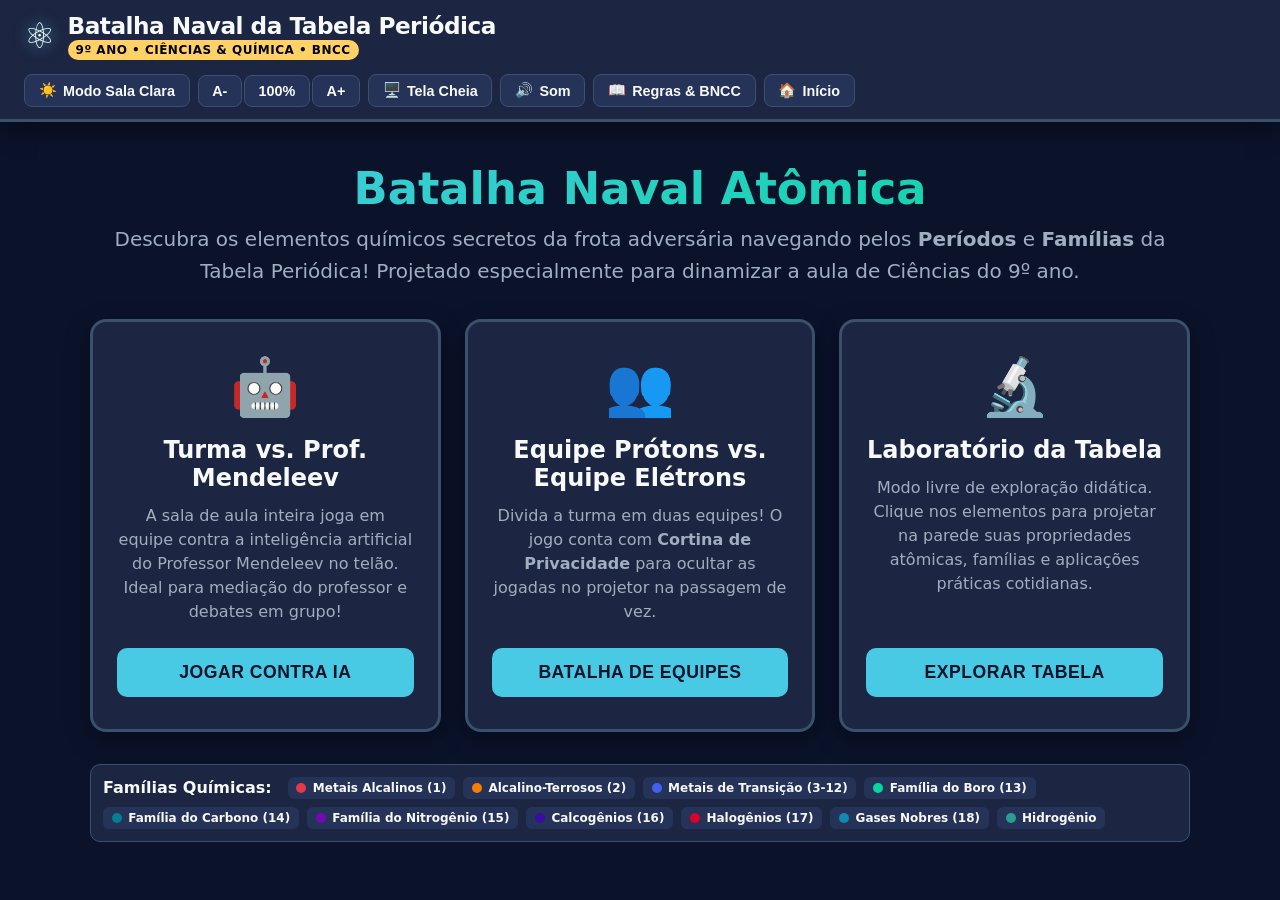
<file: index.html>
<!DOCTYPE html>
<html lang="pt-BR">
<head>
  <meta charset="UTF-8">
  <meta name="viewport" content="width=device-width, initial-scale=1.0">
  <title>Batalha Naval da Tabela Periódica - 9º Ano</title>
  <meta name="description" content="Jogo educativo de Batalha Naval baseado na Tabela Periódica para turmas do 9º ano. Alinhado à BNCC, projetado especialmente para uso em projetores de sala de aula.">
  <link rel="stylesheet" href="css/styles.css">
</head>
<body class="zoom-level-2">

  <!-- ==================== CABEÇALHO DO PROFESSOR ==================== -->
  <header class="app-header">
    <div class="brand-section">
      <div class="brand-icon">⚛️</div>
      <div>
        <h1 class="brand-title">Batalha Naval da Tabela Periódica</h1>
        <span class="brand-badge">9º Ano • Ciências & Química • BNCC</span>
      </div>
    </div>

    <div class="header-controls">
      <button id="btnToggleTheme" class="btn-control" title="Alternar entre modo sala escura e projetor em sala clara">
        <span id="themeIcon">☀️</span> <span id="themeLabel">Modo Sala Clara</span>
      </button>

      <div style="display: flex; gap: 2px;">
        <button id="btnZoomOut" class="btn-control" title="Diminuir tamanho da tabela">A-</button>
        <button id="btnZoomReset" class="btn-control" title="Tamanho padrão">100%</button>
        <button id="btnZoomIn" class="btn-control" title="Aumentar tamanho da tabela para o fundo da sala">A+</button>
      </div>

      <button id="btnFullscreen" class="btn-control" title="Tela cheia no projetor">
        <span>🖥️</span> <span>Tela Cheia</span>
      </button>

      <button id="btnToggleSound" class="btn-control" title="Ligar/Desligar efeitos sonoros">
        <span id="soundIcon">🔊</span> <span id="soundLabel">Som</span>
      </button>

      <button id="btnRules" class="btn-control" title="Como jogar e habilidades BNCC">
        <span>📖</span> <span>Regras & BNCC</span>
      </button>

      <button id="btnHome" class="btn-control" title="Voltar ao início">
        <span>🏠</span> <span>Início</span>
      </button>
    </div>
  </header>

  <!-- ==================== PLACAR GIGANTE DO PROJETOR ==================== -->
  <div id="scoreboardBar" class="scoreboard-bar" style="display: none;">
    <div id="teamP1Pill" class="team-pill active-turn">
      <div class="team-badge-circle team-p1-color"></div>
      <div>
        <div id="teamP1Name" class="team-name">Equipe Prótons</div>
        <div class="team-status-details">
          <span>Navios: <strong id="teamP1Ships">5/5</strong></span>
          <span>Acertos: <strong id="teamP1Hits">0</strong></span>
        </div>
      </div>
    </div>

    <div id="turnAnnouncer" class="turn-announcer">
      <span>⚡</span> <span id="turnText">Vez da Equipe Prótons - Escolha o elemento inimigo!</span>
    </div>

    <div id="teamP2Pill" class="team-pill">
      <div class="team-badge-circle team-p2-color"></div>
      <div>
        <div id="teamP2Name" class="team-name">Prof. Mendeleev (IA)</div>
        <div class="team-status-details">
          <span>Navios: <strong id="teamP2Ships">5/5</strong></span>
          <span>Acertos: <strong id="teamP2Hits">0</strong></span>
        </div>
      </div>
    </div>
  </div>

  <!-- ==================== CONTEÚDO PRINCIPAL ==================== -->
  <main class="main-content">

    <!-- 1. TELA INICIAL / SELEÇÃO DE MODO -->
    <section id="viewHome" class="view-screen active">
      <div class="hero-container">
        <div class="hero-header">
          <h1>Batalha Naval Atômica</h1>
          <p class="hero-subtitle">
            Descubra os elementos químicos secretos da frota adversária navegando pelos <strong>Períodos</strong> e <strong>Famílias</strong> da Tabela Periódica!
            Projetado especialmente para dinamizar a aula de Ciências do 9º ano.
          </p>
        </div>

        <div class="modes-grid">
          <!-- Modo 1: Cooperativo contra a IA -->
          <div class="mode-card" id="cardModeAi">
            <div>
              <div class="mode-icon">🤖</div>
              <h2>Turma vs. Prof. Mendeleev</h2>
              <p>A sala de aula inteira joga em equipe contra a inteligência artificial do Professor Mendeleev no telão. Ideal para mediação do professor e debates em grupo!</p>
            </div>
            <button class="btn-start-mode" onclick="window.app.startMode('VS_AI')">Jogar Contra IA</button>
          </div>

          <!-- Modo 2: Passa e Joga com Cortina -->
          <div class="mode-card" id="cardMode2P">
            <div>
              <div class="mode-icon">👥</div>
              <h2>Equipe Prótons vs. Equipe Elétrons</h2>
              <p>Divida a turma em duas equipes! O jogo conta com <strong>Cortina de Privacidade</strong> para ocultar as jogadas no projetor na passagem de vez.</p>
            </div>
            <button class="btn-start-mode" onclick="window.app.startMode('PASS_AND_PLAY')">Batalha de Equipes</button>
          </div>

          <!-- Modo 3: Explorador Livre -->
          <div class="mode-card" id="cardModeExplorer">
            <div>
              <div class="mode-icon">🔬</div>
              <h2>Laboratório da Tabela</h2>
              <p>Modo livre de exploração didática. Clique nos elementos para projetar na parede suas propriedades atômicas, famílias e aplicações práticas cotidianas.</p>
            </div>
            <button class="btn-start-mode" onclick="window.app.startMode('EXPLORER')">Explorar Tabela</button>
          </div>
        </div>

        <div class="families-legend">
          <strong style="margin-right: 0.5rem; align-self: center;">Famílias Químicas:</strong>
          <span class="legend-chip"><span class="legend-color-dot" style="background:#e63946;"></span> Metais Alcalinos (1)</span>
          <span class="legend-chip"><span class="legend-color-dot" style="background:#f77f00;"></span> Alcalino-Terrosos (2)</span>
          <span class="legend-chip"><span class="legend-color-dot" style="background:#4361ee;"></span> Metais de Transição (3-12)</span>
          <span class="legend-chip"><span class="legend-color-dot" style="background:#06d6a0;"></span> Família do Boro (13)</span>
          <span class="legend-chip"><span class="legend-color-dot" style="background:#028090;"></span> Família do Carbono (14)</span>
          <span class="legend-chip"><span class="legend-color-dot" style="background:#7209b7;"></span> Família do Nitrogênio (15)</span>
          <span class="legend-chip"><span class="legend-color-dot" style="background:#3a0ca3;"></span> Calcogênios (16)</span>
          <span class="legend-chip"><span class="legend-color-dot" style="background:#d90429;"></span> Halogênios (17)</span>
          <span class="legend-chip"><span class="legend-color-dot" style="background:#118ab2;"></span> Gases Nobres (18)</span>
          <span class="legend-chip"><span class="legend-color-dot" style="background:#2a9d8f;"></span> Hidrogênio</span>
        </div>
      </div>
    </section>

    <!-- 2. TELA DE SETUP (POSICIONAMENTO DE FROTA) -->
    <section id="viewSetup" class="view-screen">
      <div class="setup-controls-bar">
        <div>
          <h2 id="setupPlayerTitle" style="font-size: 1.3rem; margin-bottom: 0.25rem;">Posicione sua Frota Atômica: Equipe Prótons</h2>
          <p id="setupPlayerInstructions" style="color: var(--text-muted); font-size: 0.9rem;">
            Selecione a embarcação química e clique na tabela periódica para ancorá-la. Espaços vazios da tabela não são navegáveis!
          </p>
        </div>

        <div class="setup-actions">
          <button id="btnAutoPlace" class="btn-control" style="background: var(--bg-card-hover); border-color: var(--accent-gold); color: var(--accent-gold);">
            🎲 Posicionamento Automático
          </button>
          <button id="btnConfirmFleet" class="btn-primary-action" disabled>
            ✅ Confirmar Frota
          </button>
        </div>
      </div>

      <div style="display: flex; gap: 1rem; align-items: center; margin-bottom: 0.75rem; flex-wrap: wrap;">
        <span style="font-weight: 800; font-size: 0.95rem;">Embarcações Químicas:</span>
        <div id="shipsSelectorList" class="ships-selector"></div>

        <div class="orientation-toggle" style="margin-left: auto;">
          <span style="font-size: 0.85rem; align-self: center; margin-right: 0.35rem; color: var(--text-muted);">Orientação:</span>
          <button id="btnOrientH" class="btn-orient active">Horizontal (Período ➡️)</button>
          <button id="btnOrientV" class="btn-orient">Vertical (Família ⬇️)</button>
        </div>
      </div>

      <div class="board-container">
        <div class="periodic-table-wrapper">
          <div id="setupGrid" class="periodic-table-grid"></div>
        </div>
      </div>
    </section>

    <!-- 3. TELA DA CORTINA DE PRIVACIDADE (MODO 2 EQUIPES NO PROJETOR) -->
    <section id="viewCurtain" class="view-screen">
      <div class="curtain-screen">
        <div class="curtain-icon">🤫</div>
        <h2 id="curtainHeading">Cortina do Projetor: Troca de Turno</h2>
        <p id="curtainMessage">
          Atenção turma! É hora de alternar as equipes. Ninguém olhe para a tela até que a outra equipe assuma o controle!
        </p>
        <button id="btnRevealTurn" class="btn-reveal-turn">
          👀 Estamos Prontos! Revelar Tabuleiro
        </button>
      </div>
    </section>

    <!-- 4. TELA DA BATALHA NAVAL ATÔMICA -->
    <section id="viewBattle" class="view-screen">
      <div class="game-layout">
        
        <!-- Coluna Esquerda: Tabuleiro Principal de Ataque (Tabela Periódica Inimiga) -->
        <div class="board-container">
          <div class="board-header">
            <div class="board-title">
              <span>🎯</span>
              <span id="battleBoardTitle">Tabela Periódica Inimiga (Selecione onde Disparar)</span>
            </div>
            <div class="board-tabs" style="display: flex; gap: 0.5rem; flex-wrap: wrap;">
              <button id="btnTabAttack" class="btn-control active">🎯 Radar de Ataque (Oponente)</button>
              <button id="btnTabDefense" class="btn-control">🛡️ Frota Própria (Nossos Elementos)</button>
            </div>
            <div class="board-hint" id="battleBoardHint">
              Clique em um elemento para lançar o disparo atômico!
            </div>
          </div>

          <div class="periodic-table-wrapper">
            <div id="battleGrid" class="periodic-table-grid"></div>
          </div>

          <div class="families-legend" style="margin-top: 1rem;">
            <span style="font-weight: 800; font-size: 0.8rem; align-self: center;">Status:</span>
            <span class="legend-chip"><span style="font-size: 1rem;">🔥</span> Fogo (Elemento Inimigo Atingido)</span>
            <span class="legend-chip"><span style="font-size: 1rem;">🌊</span> Água (Elemento Vazio)</span>
            <span class="legend-chip" style="margin-left: auto; color: var(--accent-gold); font-size: 0.8rem;">
              💡 Dica do 9º Ano: Elementos da mesma coluna têm a mesma família química!
            </span>
          </div>
        </div>

        <!-- Coluna Direita: Painel Didático, Sonda de Nêutrons e Frota -->
        <div class="side-panel">
          
          <!-- Botão Sonda de Nêutrons (Radar da Turma) -->
          <div class="side-card">
            <button id="btnActivateRadar" class="btn-radar">
              <span>📡</span> <span>Sonda de Nêutrons (Radar)</span>
            </button>
            <div id="radarStatusText" style="text-align: center; margin-top: 0.5rem; font-size: 0.85rem; color: var(--text-muted);">
              Acerte uma pergunta de química para revelar posições inimigas!
            </div>
          </div>

          <!-- Ficha Didática do Elemento Atacado -->
          <div class="side-card element-didactic-card" id="didacticCard">
            <div class="side-card-title">
              <span>🔬</span> <span>Último Elemento Analisado</span>
            </div>
            <div id="didacticCardContent">
              <div style="text-align: center; color: var(--text-muted); padding: 1.5rem 0;">
                Faça o primeiro disparo para analisar o elemento químico!
              </div>
            </div>
          </div>

          <!-- Mini Frota / Defesa Própria -->
          <div class="side-card">
            <div class="side-card-title">
              <span>🛡️</span> <span id="myFleetTitle">Estado da Sua Frota</span>
            </div>
            <div id="myFleetList" class="mini-fleet-list"></div>
          </div>

          <!-- Log de Ações -->
          <div class="side-card" style="max-height: 180px; overflow-y: auto;">
            <div class="side-card-title" style="font-size: 0.95rem;">
              <span>📜</span> <span>Histórico de Disparos</span>
            </div>
            <div id="battleLog" style="font-size: 0.85rem; color: var(--text-muted); display: flex; flex-direction: column; gap: 0.35rem;">
              <div>Batalha iniciada. Que a ciência vença!</div>
            </div>
          </div>

        </div>

      </div>
    </section>

    <!-- 5. TELA DO EXPLORADOR DA TABELA (MODO LABORATÓRIO LIVRE) -->
    <section id="viewExplorer" class="view-screen">
      <div class="board-container">
        <div class="board-header">
          <div class="board-title">
            <span>🔬</span> <span>Laboratório Interativo da Tabela Periódica (Períodos 1 a 4)</span>
          </div>
          <p style="color: var(--text-muted); font-size: 0.95rem;">
            Clique em qualquer elemento para projetar sua ficha didática completa com número de prótons, elétrons de valência e usos práticos.
          </p>
        </div>

        <div class="periodic-table-wrapper">
          <div id="explorerGrid" class="periodic-table-grid"></div>
        </div>

        <div id="explorerDetailCard" style="margin-top: 1.5rem; background: var(--bg-card-hover); border: 2px solid var(--accent-cyan); border-radius: 12px; padding: 1.5rem;">
          <h3 style="color: var(--accent-cyan); margin-bottom: 0.5rem;">Selecione um elemento acima</h3>
          <p style="color: var(--text-muted);">Clique em qualquer quadrado para ver a análise detalhada.</p>
        </div>
      </div>
    </section>

  </main>

  <!-- ==================== MODAL DE QUIZ (SONDA DE NÊUTRONS) ==================== -->
  <div id="quizModal" class="modal-overlay">
    <div class="modal-box">
      <div class="modal-header">
        <div class="modal-title">📡 Sonda de Nêutrons: Desafio de Química</div>
        <button class="btn-close-modal" onclick="window.app.closeQuizModal()">✕</button>
      </div>

      <p style="color: var(--text-muted); font-size: 0.95rem; margin-bottom: 1rem;">
        Responda corretamente para calibrar o espectrômetro e receber uma dica estratégica sobre a localização dos navios adversários!
      </p>

      <div id="quizQuestionText" class="quiz-question-text">Pergunta...</div>
      <div id="quizOptionsList" class="quiz-options-list"></div>
      
      <div id="quizFeedbackBox" class="quiz-feedback-box"></div>

      <div style="display: flex; justify-content: flex-end;">
        <button id="btnQuizContinue" class="btn-primary-action" style="display: none;" onclick="window.app.onQuizContinue()">
          Continuar
        </button>
      </div>
    </div>
  </div>

  <!-- ==================== MODAL DE FIM DE JOGO / VITÓRIA ==================== -->
  <div id="victoryModal" class="modal-overlay">
    <div class="modal-box" style="text-align: center;">
      <div style="font-size: 4rem; margin-bottom: 0.5rem;" id="victoryIcon">🏆</div>
      <h2 id="victoryTitle" style="font-size: 2.2rem; color: var(--accent-gold); margin-bottom: 0.75rem;">Vitória da Equipe!</h2>
      <p id="victoryMessage" style="font-size: 1.15rem; color: var(--text-main); margin-bottom: 1.5rem;">
        Todas as embarcações químicas inimigas foram desvendadas!
      </p>

      <div id="victoryStats" style="background: var(--bg-card-hover); padding: 1.25rem; border-radius: 12px; margin-bottom: 1.5rem; display: grid; grid-template-columns: repeat(3, 1fr); gap: 0.75rem;">
        <div>
          <div style="font-size: 0.85rem; color: var(--text-muted);">Total de Disparos</div>
          <div id="statTotalShots" style="font-size: 1.5rem; font-weight: 800;">0</div>
        </div>
        <div>
          <div style="font-size: 0.85rem; color: var(--text-muted);">Acertos (Fogo)</div>
          <div id="statTotalHits" style="font-size: 1.5rem; font-weight: 800; color: var(--accent-green);">0</div>
        </div>
        <div>
          <div style="font-size: 0.85rem; color: var(--text-muted);">Precisão</div>
          <div id="statAccuracy" style="font-size: 1.5rem; font-weight: 800; color: var(--accent-cyan);">0%</div>
        </div>
      </div>

      <div style="display: flex; justify-content: center; gap: 1rem;">
        <button class="btn-primary-action" onclick="window.app.restartCurrentGame()">
          🔄 Jogar Novamente
        </button>
        <button class="btn-control" onclick="window.app.goToHome()">
          🏠 Menu Principal
        </button>
      </div>
    </div>
  </div>

  <!-- ==================== MODAL DE REGRAS E BNCC ==================== -->
  <div id="rulesModal" class="modal-overlay">
    <div class="modal-box" style="max-height: 85vh; overflow-y: auto;">
      <div class="modal-header">
        <div class="modal-title">📖 Regras & Habilidades da BNCC</div>
        <button class="btn-close-modal" onclick="window.app.closeRulesModal()">✕</button>
      </div>

      <div style="line-height: 1.6; font-size: 0.95rem; color: var(--text-main);">
        <h4 style="color: var(--accent-cyan); margin-top: 0.75rem; font-size: 1.1rem;">🎯 Como Jogar a Batalha Naval da Tabela Periódica:</h4>
        <ul style="margin-left: 1.25rem; margin-top: 0.5rem;">
          <li>O tabuleiro do jogo é a <strong>Tabela Periódica Simplificada</strong> (Períodos 1 a 4, cobrindo os elementos $Z=1$ a $Z=36$).</li>
          <li>Cada jogador posiciona sua esquadra de 5 embarcações químicas:
            <ul>
              <li><strong>Porta-Aviões de Valência</strong> (4 elementos contíguos)</li>
              <li><strong>Encouraçado Molecular</strong> (3 elementos contíguos)</li>
              <li><strong>Cruzador Iônico Alfa</strong> (2 elementos contíguos)</li>
              <li><strong>Cruzador Covalente Beta</strong> (2 elementos contíguos)</li>
              <li><strong>Submarino Nuclear</strong> (1 elemento isolado)</li>
            </ul>
          </li>
          <li>Os navios só podem ser posicionados sobre elementos químicos reais! Espaços vazios da tabela são oceano aberto e não recebem embarcações.</li>
          <li>Posicionar na horizontal explora os <strong>Períodos</strong>; na vertical explora as <strong>Famílias / Grupos</strong> químicos.</li>
          <li>A cada disparo:
            <ul>
              <li>🔥 <strong>FOGO:</strong> Um elemento com embarcação foi atingido!</li>
              <li>🌊 <strong>ÁGUA:</strong> O elemento estava vazio, mas você ganha a ficha pedagógica dele para estudar!</li>
            </ul>
          </li>
          <li>Vence quem afundar todos os 5 navios adversários primeiro!</li>
        </ul>

        <h4 style="color: var(--accent-green); margin-top: 1.25rem; font-size: 1.1rem;">🎓 Alinhamento com a BNCC (9º Ano do Ensino Fundamental):</h4>
        <ul style="margin-left: 1.25rem; margin-top: 0.5rem;">
          <li><strong>EF09CI01:</strong> Investigar as mudanças de estado físico da matéria e a constituição atômica (prótons, elétrons, nêutrons).</li>
          <li><strong>EF09CI02:</strong> Comparar quantidades de reagentes e produtos em transformações químicas e compreender a tabela periódica.</li>
          <li><strong>EF09CI03:</strong> Identificar modelos que descrevem a estrutura atômica e reconhecer as propriedades periódicas dos elementos (famílias, períodos, metais, ametais e gases nobres).</li>
        </ul>

        <h4 style="color: var(--accent-gold); margin-top: 1.25rem; font-size: 1.1rem;">📽️ Recursos Especiais para Projetor:</h4>
        <ul style="margin-left: 1.25rem; margin-top: 0.5rem;">
          <li><strong>Modo Sala Clara / Escura:</strong> Contraste sob medida para salas com lâmpadas acesas ou cortinas fechadas.</li>
          <li><strong>Zoom da Tabela (A- / A+):</strong> Aumente o tamanho para que alunos no fundo da sala enxerguem com clareza.</li>
          <li><strong>Cortina de Privacidade:</strong> Oculta a tela durante a troca de equipes para evitar que os adversários espiem o tabuleiro.</li>
        </ul>
      </div>

      <div style="margin-top: 1.5rem; text-align: right;">
        <button class="btn-primary-action" onclick="window.app.closeRulesModal()">Entendi, Vamos Jogar!</button>
      </div>
    </div>
  </div>

  <!-- Notificação Flutuante (Toast) -->
  <div id="toastNotification" class="toast-notification">Notificação</div>

  <!-- Scripts do Jogo -->
  <script src="js/elements_data.js"></script>
  <script src="js/quiz_data.js"></script>
  <script src="js/audio.js"></script>
  <script src="js/game_state.js"></script>
  <script src="js/ui.js"></script>
</body>
</html>
</file>
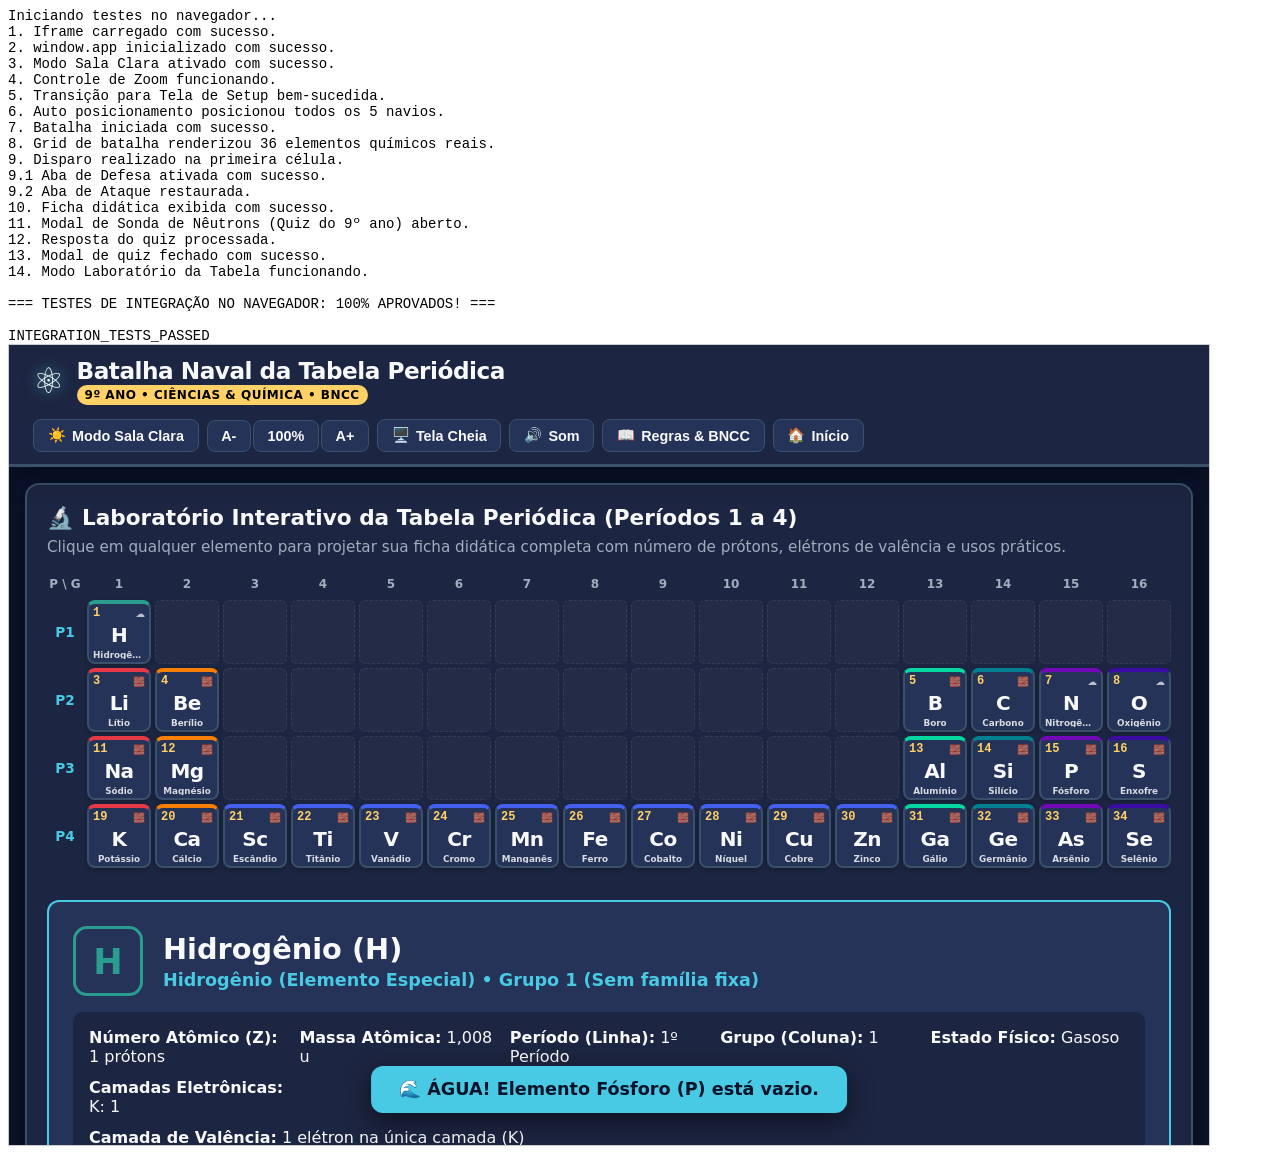
<file: test/integration_browser_test.html>
<!DOCTYPE html>
<html lang="pt-BR">
<head>
  <meta charset="UTF-8">
  <title>Browser Integration Test</title>
</head>
<body>
  <div id="test-results" style="font-family: monospace; font-size: 14px; white-space: pre;">Iniciando testes no navegador...</div>
  
  <iframe id="appFrame" src="../index.html" style="width: 1200px; height: 800px; border: 1px solid #ccc;"></iframe>

  <script>
    const log = (msg) => {
      console.log(msg);
      document.getElementById('test-results').textContent += '\n' + msg;
    };

    const frame = document.getElementById('appFrame');
    frame.onload = () => {
      try {
        const doc = frame.contentDocument || frame.contentWindow.document;
        const win = frame.contentWindow;

        log("1. Iframe carregado com sucesso.");
        
        // Verificar elementos da UI
        if (!win.app) throw new Error("Objeto window.app não encontrado!");
        log("2. window.app inicializado com sucesso.");

        // Testar alternância de tema
        const btnToggleTheme = doc.getElementById('btnToggleTheme');
        btnToggleTheme.click();
        if (!doc.body.classList.contains('projector-light-mode')) {
          throw new Error("Falha ao ativar modo sala clara!");
        }
        log("3. Modo Sala Clara ativado com sucesso.");
        btnToggleTheme.click(); // voltar

        // Testar Zoom
        const btnZoomIn = doc.getElementById('btnZoomIn');
        btnZoomIn.click();
        if (!doc.body.classList.contains('zoom-level-3')) {
          throw new Error("Falha no zoom in!");
        }
        log("4. Controle de Zoom funcionando.");

        // Iniciar modo VS_AI
        win.app.startMode('VS_AI');
        const setupView = doc.getElementById('viewSetup');
        if (!setupView.classList.contains('active')) {
          throw new Error("Tela de setup não está ativa após startMode('VS_AI')!");
        }
        log("5. Transição para Tela de Setup bem-sucedida.");

        // Testar posicionamento automático
        const btnAuto = doc.getElementById('btnAutoPlace');
        btnAuto.click();
        if (!win.app.game.isFleetComplete(win.app.game.player1)) {
          throw new Error("Auto posicionamento não completou a frota do jogador 1!");
        }
        log("6. Auto posicionamento posicionou todos os 5 navios.");

        // Confirmar frota
        const btnConfirm = doc.getElementById('btnConfirmFleet');
        btnConfirm.click();
        const battleView = doc.getElementById('viewBattle');
        if (!battleView.classList.contains('active')) {
          throw new Error("Tela de Batalha não está ativa após confirmar frota!");
        }
        log("7. Batalha iniciada com sucesso.");

        // Verificar células da tabela de batalha
        const battleCells = doc.querySelectorAll('#battleGrid .element-cell');
        if (battleCells.length < 36) {
          throw new Error(`Menos de 36 células de elementos renderizadas! Encontradas: ${battleCells.length}`);
        }
        log(`8. Grid de batalha renderizou ${battleCells.length} elementos químicos reais.`);

        // Testar disparo
        const firstCell = battleCells[0];
        firstCell.click();
        log("9. Disparo realizado na primeira célula.");

        // Testar alternância para aba de Frota Própria (Defesa)
        const btnTabDefense = doc.getElementById('btnTabDefense');
        const btnTabAttack = doc.getElementById('btnTabAttack');
        if (btnTabDefense && btnTabAttack) {
          btnTabDefense.click();
          if (!doc.getElementById('battleBoardTitle').textContent.includes('Defesa')) {
            throw new Error("Falha ao alternar para aba de Frota Própria!");
          }
          log("9.1 Aba de Defesa ativada com sucesso.");
          btnTabAttack.click();
          if (!doc.getElementById('battleBoardTitle').textContent.includes('Inimiga')) {
            throw new Error("Falha ao alternar de volta para aba de Ataque!");
          }
          log("9.2 Aba de Ataque restaurada.");
        }

        // Verificar atualização do card didático
        const didacticContent = doc.getElementById('didacticCardContent');
        if (!didacticContent.textContent.includes('Hidrogênio') && !didacticContent.textContent.includes('Z =')) {
          throw new Error("Card didático não atualizou com informações do elemento!");
        }
        log("10. Ficha didática exibida com sucesso.");

        // Testar abertura de Quiz
        const btnRadar = doc.getElementById('btnActivateRadar');
        btnRadar.click();
        const quizModal = doc.getElementById('quizModal');
        if (!quizModal.classList.contains('active')) {
          throw new Error("Modal de quiz não abriu!");
        }
        log("11. Modal de Sonda de Nêutrons (Quiz do 9º ano) aberto.");

        // Responder primeira opção
        const firstOpt = doc.querySelector('.quiz-option-btn');
        if (!firstOpt) throw new Error("Opções de quiz não renderizadas!");
        firstOpt.click();
        log("12. Resposta do quiz processada.");

        const btnCont = doc.getElementById('btnQuizContinue');
        btnCont.click();
        if (quizModal.classList.contains('active')) {
          throw new Error("Modal de quiz não fechou após continuar!");
        }
        log("13. Modal de quiz fechado com sucesso.");

        // Testar modo explorador
        win.app.startMode('EXPLORER');
        const explorerView = doc.getElementById('viewExplorer');
        if (!explorerView.classList.contains('active')) {
          throw new Error("Modo explorador não ativou!");
        }
        log("14. Modo Laboratório da Tabela funcionando.");

        log("\n=== TESTES DE INTEGRAÇÃO NO NAVEGADOR: 100% APROVADOS! ===");
        document.getElementById('test-results').textContent += '\n\nINTEGRATION_TESTS_PASSED';
      } catch (e) {
        log("ERRO NO TESTE: " + e.message);
        document.getElementById('test-results').textContent += '\n\nINTEGRATION_TESTS_FAILED: ' + e.message;
      }
    };
  </script>
</body>
</html>
</file>
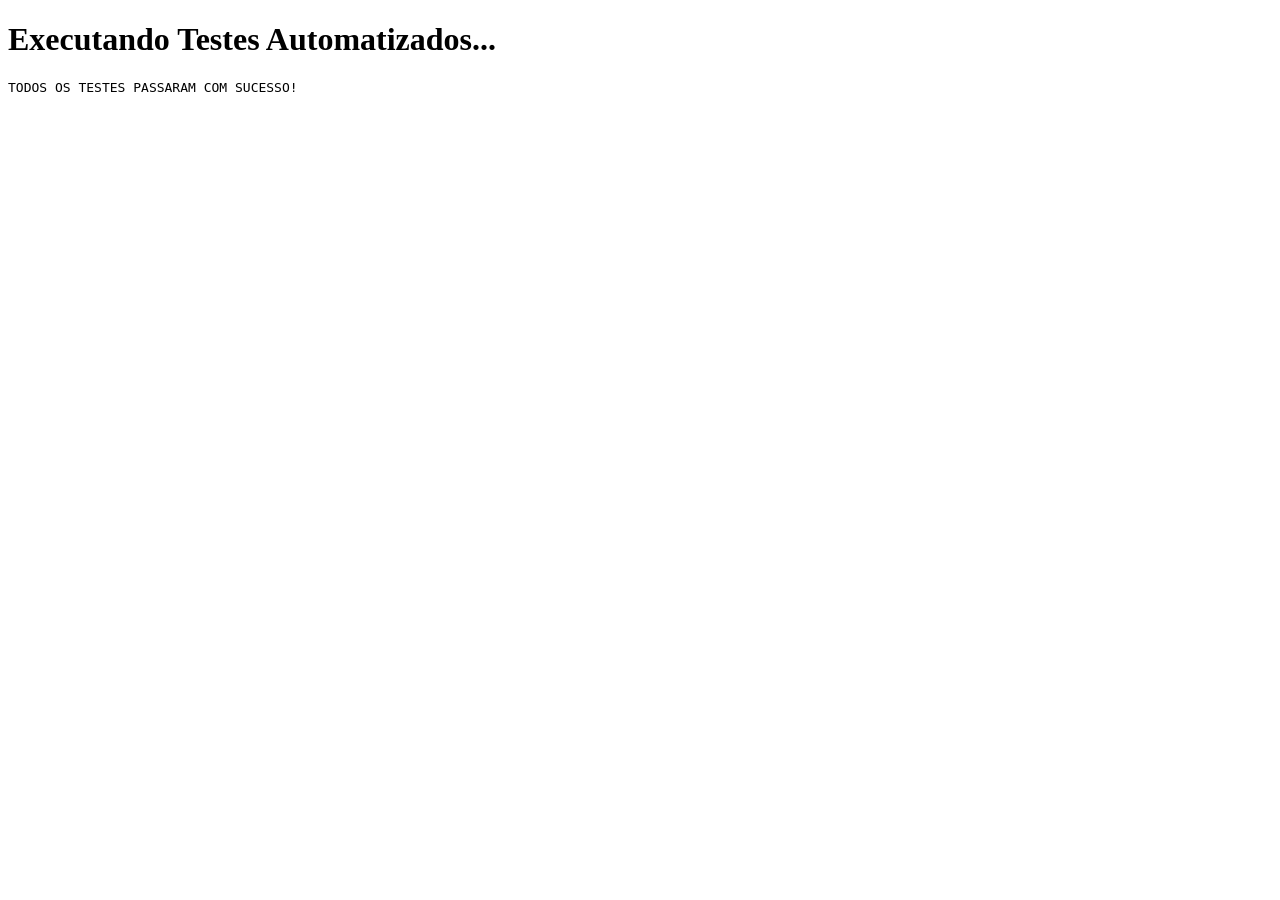
<file: test/run_tests.html>
<!DOCTYPE html>
<html lang="pt-BR">
<head>
  <meta charset="UTF-8">
  <title>Batalha Naval - Test Runner</title>
</head>
<body>
  <h1>Executando Testes Automatizados...</h1>
  <div id="output" style="font-family: monospace; white-space: pre;"></div>

  <script src="../js/elements_data.js"></script>
  <script src="../js/quiz_data.js"></script>
  <script src="../js/audio.js"></script>
  <script src="../js/game_state.js"></script>
  <script src="./verify.js"></script>
  <script>
    try {
      runTests();
      document.getElementById('output').textContent = "TODOS OS TESTES PASSARAM COM SUCESSO!";
      console.log("TEST_SUCCESS");
    } catch (err) {
      document.getElementById('output').textContent = "ERRO: " + err.message;
      console.error("TEST_ERROR", err);
    }
  </script>
</body>
</html>
</file>
<file: css/styles.css>
/* ==========================================================================
   BATALHA NAVAL DA TABELA PERIÓDICA - ESTILOS VISUAIS PARA PROJETOR ESCOLAR
   Projetado para máxima legibilidade a 5-10 metros de distância
   ========================================================================== */

:root {
  /* Paleta Padrão: Modo Sala Escura / Neon Sci-Fi */
  --bg-main: #0b132b;
  --bg-card: #1c2541;
  --bg-card-hover: #263359;
  --bg-cell-empty: rgba(255, 255, 255, 0.03);
  --border-color: #3a506b;
  --border-highlight: #48cae4;
  --text-main: #f8f9fa;
  --text-muted: #a0aec0;
  --text-contrast: #ffffff;
  
  --accent-cyan: #48cae4;
  --accent-gold: #ffd166;
  --accent-green: #06d6a0;
  --accent-red: #ef476f;
  --accent-blue: #118ab2;

  --hit-color: #e63946;
  --hit-bg: rgba(230, 57, 70, 0.25);
  --miss-color: #00b4d8;
  --miss-bg: rgba(0, 180, 216, 0.2);
  --ship-color: #2a9d8f;
  --ship-border: #52b788;

  --cell-size: 54px;
  --font-base: 16px;
  --shadow-card: 0 8px 24px rgba(0, 0, 0, 0.4);
}

/* Modo Sala Clara (Projetor Tradicional / Whiteboard High Contrast) */
body.projector-light-mode {
  --bg-main: #f1f5f9;
  --bg-card: #ffffff;
  --bg-card-hover: #e2e8f0;
  --bg-cell-empty: #e2e8f0;
  --border-color: #94a3b8;
  --border-highlight: #0284c7;
  --text-main: #0f172a;
  --text-muted: #475569;
  --text-contrast: #0f172a;

  --accent-cyan: #0284c7;
  --accent-gold: #b45309;
  --accent-green: #059669;
  --accent-red: #dc2626;
  --accent-blue: #1d4ed8;

  --hit-color: #b91c1c;
  --hit-bg: #fee2e2;
  --miss-color: #0284c7;
  --miss-bg: #e0f2fe;
  --ship-color: #047857;
  --ship-border: #065f46;
  --shadow-card: 0 4px 16px rgba(0, 0, 0, 0.12);
}

* {
  box-sizing: border-box;
  margin: 0;
  padding: 0;
  -webkit-font-smoothing: antialiased;
}

body {
  font-family: 'Segoe UI', system-ui, -apple-system, Roboto, Helvetica, Arial, sans-serif;
  background-color: var(--bg-main);
  color: var(--text-main);
  min-height: 100vh;
  display: flex;
  flex-direction: column;
  transition: background-color 0.25s ease, color 0.25s ease;
  overflow-x: hidden;
}

/* ==================== BARRA SUPERIOR DO PROFESSOR ==================== */
header.app-header {
  background: var(--bg-card);
  border-bottom: 3px solid var(--border-color);
  padding: 0.75rem 1.5rem;
  display: flex;
  justify-content: space-between;
  align-items: center;
  flex-wrap: wrap;
  gap: 1rem;
  box-shadow: var(--shadow-card);
  position: sticky;
  top: 0;
  z-index: 100;
}

.brand-section {
  display: flex;
  align-items: center;
  gap: 0.75rem;
}

.brand-icon {
  font-size: 2.2rem;
  filter: drop-shadow(0 0 8px var(--accent-cyan));
}

.brand-title {
  font-size: 1.45rem;
  font-weight: 800;
  letter-spacing: -0.5px;
  color: var(--text-main);
}

.brand-badge {
  background: var(--accent-gold);
  color: #000;
  font-size: 0.75rem;
  font-weight: 800;
  padding: 0.2rem 0.5rem;
  border-radius: 999px;
  text-transform: uppercase;
  letter-spacing: 0.5px;
}

.header-controls {
  display: flex;
  align-items: center;
  gap: 0.5rem;
  flex-wrap: wrap;
}

.btn-control {
  background: var(--bg-card-hover);
  border: 1.5px solid var(--border-color);
  color: var(--text-main);
  padding: 0.45rem 0.85rem;
  border-radius: 8px;
  font-size: 0.9rem;
  font-weight: 700;
  cursor: pointer;
  display: inline-flex;
  align-items: center;
  gap: 0.4rem;
  transition: all 0.15s ease;
  user-select: none;
}

.btn-control:hover {
  border-color: var(--accent-cyan);
  background: var(--border-color);
  transform: translateY(-1px);
}

.btn-control.active {
  background: var(--accent-cyan);
  color: #0b132b;
  border-color: var(--accent-cyan);
}

/* ==================== PLACAR GIGANTE DO PROJETOR ==================== */
.scoreboard-bar {
  background: linear-gradient(90deg, rgba(30, 41, 59, 0.95), rgba(15, 23, 42, 0.95));
  border-bottom: 2px solid var(--border-color);
  padding: 0.6rem 1.5rem;
  display: flex;
  justify-content: space-around;
  align-items: center;
  flex-wrap: wrap;
  gap: 1rem;
}

body.projector-light-mode .scoreboard-bar {
  background: linear-gradient(90deg, #e2e8f0, #cbd5e1);
}

.team-pill {
  display: flex;
  align-items: center;
  gap: 0.75rem;
  padding: 0.4rem 1rem;
  border-radius: 12px;
  background: rgba(0, 0, 0, 0.25);
  border: 2px solid transparent;
  transition: all 0.25s ease;
}

body.projector-light-mode .team-pill {
  background: rgba(255, 255, 255, 0.8);
}

.team-pill.active-turn {
  border-color: var(--accent-cyan);
  box-shadow: 0 0 16px rgba(72, 202, 228, 0.4);
  transform: scale(1.04);
}

.team-badge-circle {
  width: 18px;
  height: 18px;
  border-radius: 50%;
}

.team-p1-color { background-color: #3a86ff; }
.team-p2-color { background-color: #e63946; }

.team-name {
  font-size: 1.15rem;
  font-weight: 800;
  letter-spacing: -0.3px;
}

.team-status-details {
  font-size: 0.95rem;
  color: var(--text-muted);
  display: flex;
  gap: 0.75rem;
}

.team-status-details strong {
  color: var(--text-main);
}

/* Banner de Turno */
.turn-announcer {
  text-align: center;
  background: var(--bg-card);
  padding: 0.5rem 1rem;
  font-size: 1.1rem;
  font-weight: 700;
  color: var(--accent-gold);
  border-bottom: 1px solid var(--border-color);
  display: flex;
  justify-content: center;
  align-items: center;
  gap: 0.5rem;
}

/* ==================== ÁREA PRINCIPAL ==================== */
main.main-content {
  flex: 1;
  padding: 1rem;
  max-width: 1800px;
  margin: 0 auto;
  width: 100%;
  display: flex;
  flex-direction: column;
}

/* Telas (Visibilidade) */
.view-screen {
  display: none;
  animation: fadeIn 0.2s ease-in-out;
}

.view-screen.active {
  display: block;
}

@keyframes fadeIn {
  from { opacity: 0; transform: translateY(6px); }
  to { opacity: 1; transform: translateY(0); }
}

/* ==================== TELA INICIAL (MODOS) ==================== */
.hero-container {
  max-width: 1100px;
  margin: 1.5rem auto;
  text-align: center;
}

.hero-header h1 {
  font-size: 2.8rem;
  font-weight: 900;
  margin-bottom: 0.5rem;
  background: linear-gradient(135deg, #48cae4, #06d6a0);
  -webkit-background-clip: text;
  -webkit-text-fill-color: transparent;
}

body.projector-light-mode .hero-header h1 {
  background: linear-gradient(135deg, #0369a1, #047857);
  -webkit-background-clip: text;
  -webkit-text-fill-color: transparent;
}

.hero-subtitle {
  font-size: 1.25rem;
  color: var(--text-muted);
  margin-bottom: 2rem;
  line-height: 1.6;
}

.modes-grid {
  display: grid;
  grid-template-columns: repeat(auto-fit, minmax(320px, 1fr));
  gap: 1.5rem;
  margin-bottom: 2rem;
}

.mode-card {
  background: var(--bg-card);
  border: 3px solid var(--border-color);
  border-radius: 16px;
  padding: 2rem 1.5rem;
  text-align: center;
  cursor: pointer;
  transition: all 0.25s ease;
  display: flex;
  flex-direction: column;
  justify-content: space-between;
  box-shadow: var(--shadow-card);
}

.mode-card:hover {
  border-color: var(--accent-cyan);
  transform: translateY(-6px);
  box-shadow: 0 12px 32px rgba(72, 202, 228, 0.25);
}

.mode-icon {
  font-size: 3.5rem;
  margin-bottom: 1rem;
}

.mode-card h2 {
  font-size: 1.5rem;
  margin-bottom: 0.75rem;
  color: var(--text-main);
}

.mode-card p {
  color: var(--text-muted);
  font-size: 1rem;
  line-height: 1.5;
  margin-bottom: 1.5rem;
}

.btn-start-mode {
  background: var(--accent-cyan);
  color: #0b132b;
  border: none;
  padding: 0.85rem 1.5rem;
  border-radius: 10px;
  font-size: 1.1rem;
  font-weight: 800;
  cursor: pointer;
  transition: all 0.2s ease;
  text-transform: uppercase;
  letter-spacing: 0.5px;
}

.btn-start-mode:hover {
  background: #90e0ef;
  transform: scale(1.03);
}

/* ==================== ÁREA DO TABULEIRO / TABELA PERIÓDICA ==================== */
.game-layout {
  display: grid;
  grid-template-columns: 1fr 360px;
  gap: 1.25rem;
  align-items: start;
}

@media (max-width: 1200px) {
  .game-layout {
    grid-template-columns: 1fr;
  }
}

.board-container {
  background: var(--bg-card);
  border: 2px solid var(--border-color);
  border-radius: 14px;
  padding: 1.25rem;
  box-shadow: var(--shadow-card);
  overflow-x: auto;
}

.board-header {
  display: flex;
  justify-content: space-between;
  align-items: center;
  margin-bottom: 1rem;
  flex-wrap: wrap;
  gap: 0.5rem;
}

.board-title {
  font-size: 1.35rem;
  font-weight: 800;
  display: flex;
  align-items: center;
  gap: 0.5rem;
}

.board-hint {
  font-size: 0.95rem;
  color: var(--accent-gold);
  font-weight: 600;
}

/* A Grade da Tabela Periódica */
.periodic-table-wrapper {
  overflow-x: auto;
  padding-bottom: 0.5rem;
}

.periodic-table-grid {
  display: grid;
  grid-template-columns: 36px repeat(18, var(--cell-size));
  grid-template-rows: 24px repeat(4, var(--cell-size));
  gap: 4px;
  user-select: none;
  min-width: fit-content;
}

/* Tabela em modo 5 períodos caso expandido */
.periodic-table-grid.periods-5 {
  grid-template-rows: 24px repeat(5, var(--cell-size));
}

/* Cabeçalhos de Grupo e Período */
.grid-header-cell {
  display: flex;
  align-items: center;
  justify-content: center;
  font-size: 0.75rem;
  font-weight: 800;
  color: var(--text-muted);
}

.grid-period-label {
  display: flex;
  align-items: center;
  justify-content: center;
  font-size: 0.85rem;
  font-weight: 800;
  color: var(--accent-cyan);
}

/* Células de Espaço Vazio da Tabela */
.table-empty-space {
  background: var(--bg-cell-empty);
  border: 1px dashed rgba(255, 255, 255, 0.08);
  border-radius: 6px;
  display: flex;
  align-items: center;
  justify-content: center;
  color: rgba(255, 255, 255, 0.15);
  font-size: 0.7rem;
  pointer-events: none;
}

body.projector-light-mode .table-empty-space {
  border-color: rgba(0, 0, 0, 0.08);
  color: rgba(0, 0, 0, 0.2);
}

/* Célula do Elemento Químico */
.element-cell {
  position: relative;
  background: var(--bg-card-hover);
  border: 2px solid var(--border-color);
  border-radius: 8px;
  cursor: pointer;
  transition: transform 0.12s ease, border-color 0.12s ease, box-shadow 0.12s ease;
  display: flex;
  flex-direction: column;
  justify-content: space-between;
  padding: 3px 4px;
  box-shadow: 0 2px 4px rgba(0,0,0,0.2);
}

.element-cell:hover:not(.shot-hit):not(.shot-miss):not(.disabled) {
  transform: translateY(-2px) scale(1.05);
  border-color: var(--accent-cyan);
  box-shadow: 0 4px 12px rgba(72, 202, 228, 0.4);
  z-index: 10;
}

.element-cell.disabled {
  cursor: not-allowed;
  opacity: 0.85;
}

/* Topo do Elemento: Z e Massa */
.cell-header {
  display: flex;
  justify-content: space-between;
  align-items: center;
  font-size: 0.65rem;
  font-weight: 800;
  line-height: 1;
}

.cell-z {
  color: var(--accent-gold);
  font-family: monospace;
  font-size: 0.75rem;
}

body.projector-light-mode .cell-z {
  color: #92400e;
}

/* Símbolo Químico Central (Gigante para Projetor) */
.cell-symbol {
  font-size: 1.25rem;
  font-weight: 900;
  text-align: center;
  line-height: 1.1;
  letter-spacing: -0.5px;
}

/* Nome do Elemento (Rodapé) */
.cell-name {
  font-size: 0.55rem;
  font-weight: 700;
  text-align: center;
  white-space: nowrap;
  overflow: hidden;
  text-overflow: ellipsis;
  opacity: 0.85;
  line-height: 1;
}

/* Cores das Famílias nas Bordas/Faixas */
.element-cell[data-family="alcalinos"] { border-top: 4px solid #e63946; }
.element-cell[data-family="alcalino_terrosos"] { border-top: 4px solid #f77f00; }
.element-cell[data-family="transicao"] { border-top: 4px solid #4361ee; }
.element-cell[data-family="boro"] { border-top: 4px solid #06d6a0; }
.element-cell[data-family="carbono"] { border-top: 4px solid #028090; }
.element-cell[data-family="nitrogenio"] { border-top: 4px solid #7209b7; }
.element-cell[data-family="calcogenios"] { border-top: 4px solid #3a0ca3; }
.element-cell[data-family="halogenios"] { border-top: 4px solid #d90429; }
.element-cell[data-family="gases_nobres"] { border-top: 4px solid #118ab2; }
.element-cell[data-family="hidrogenio"] { border-top: 4px solid #2a9d8f; }

/* Estados de Jogo na Célula */

/* 1. Navio Próprio Posicionado (Verde / Âncora) */
.element-cell.has-my-ship {
  background: var(--ship-color);
  border-color: var(--ship-border);
  color: #ffffff;
}

.element-cell.has-my-ship::after {
  content: "⚓";
  position: absolute;
  top: 2px;
  right: 2px;
  font-size: 0.75rem;
}

/* 2. Disparo: FOGO (Acerto) */
.element-cell.shot-hit {
  background: var(--hit-color) !important;
  color: #ffffff !important;
  border-color: #ff0055 !important;
  animation: hitExplosion 0.4s ease-out;
}

.element-cell.shot-hit::before {
  content: "🔥";
  position: absolute;
  font-size: 1.5rem;
  top: 50%;
  left: 50%;
  transform: translate(-50%, -50%);
  filter: drop-shadow(0 0 6px rgba(0,0,0,0.8));
  z-index: 5;
}

@keyframes hitExplosion {
  0% { transform: scale(0.7); opacity: 0.5; }
  50% { transform: scale(1.2); }
  100% { transform: scale(1); opacity: 1; }
}

/* 3. Disparo: ÁGUA (Erro) */
.element-cell.shot-miss {
  background: var(--miss-bg) !important;
  color: var(--text-muted) !important;
  border-color: var(--miss-color) !important;
}

.element-cell.shot-miss::before {
  content: "🌊";
  position: absolute;
  font-size: 1.25rem;
  top: 50%;
  left: 50%;
  transform: translate(-50%, -50%);
  opacity: 0.75;
}

/* 4. Navio Afundado / Destruído por Completo */
.element-cell.ship-sunk {
  box-shadow: 0 0 16px rgba(230, 57, 70, 0.8) !important;
  border: 2px dashed #ffff00 !important;
}

/* Preview de Posicionamento */
.element-cell.preview-valid {
  background: rgba(6, 214, 160, 0.45) !important;
  border-color: #06d6a0 !important;
}

.element-cell.preview-invalid {
  background: rgba(239, 71, 111, 0.45) !important;
  border-color: #ef476f !important;
}

/* ==================== PAINEL LATERAL DE INFORMAÇÕES ==================== */
.side-panel {
  display: flex;
  flex-direction: column;
  gap: 1rem;
}

.side-card {
  background: var(--bg-card);
  border: 2px solid var(--border-color);
  border-radius: 14px;
  padding: 1.15rem;
  box-shadow: var(--shadow-card);
}

.side-card-title {
  font-size: 1.1rem;
  font-weight: 800;
  margin-bottom: 0.75rem;
  display: flex;
  align-items: center;
  gap: 0.45rem;
  color: var(--accent-cyan);
}

/* Mini Tabuleiro da Frota Própria (Durante a batalha contra IA) */
.mini-board-wrapper {
  margin-top: 0.5rem;
}

.mini-fleet-list {
  display: flex;
  flex-direction: column;
  gap: 0.5rem;
}

.mini-ship-item {
  display: flex;
  align-items: center;
  justify-content: space-between;
  padding: 0.4rem 0.6rem;
  border-radius: 8px;
  background: var(--bg-card-hover);
  font-size: 0.85rem;
}

.mini-ship-item.sunk {
  opacity: 0.5;
  text-decoration: line-through;
  background: rgba(230, 57, 70, 0.15);
}

.ship-pips {
  display: flex;
  gap: 3px;
}

.ship-pip {
  width: 12px;
  height: 12px;
  border-radius: 3px;
  background: var(--ship-color);
}

.ship-pip.hit {
  background: var(--hit-color);
}

/* Card Didático do Elemento Revelado */
.element-didactic-card {
  border-top: 4px solid var(--accent-cyan);
}

.element-didactic-header {
  display: flex;
  align-items: center;
  gap: 0.75rem;
  margin-bottom: 0.75rem;
}

.element-didactic-symbol {
  width: 48px;
  height: 48px;
  border-radius: 10px;
  background: var(--bg-card-hover);
  border: 2px solid var(--border-color);
  display: flex;
  align-items: center;
  justify-content: center;
  font-size: 1.5rem;
  font-weight: 900;
  color: var(--accent-cyan);
}

.element-didactic-title h3 {
  font-size: 1.2rem;
  line-height: 1.1;
}

.element-didactic-title span {
  font-size: 0.85rem;
  color: var(--text-muted);
}

.didactic-specs {
  display: grid;
  grid-template-columns: 1fr 1fr;
  gap: 0.5rem;
  font-size: 0.85rem;
  background: var(--bg-card-hover);
  padding: 0.6rem;
  border-radius: 8px;
  margin-bottom: 0.75rem;
}

.didactic-curiosity {
  font-size: 0.9rem;
  line-height: 1.45;
  color: var(--text-main);
  background: rgba(72, 202, 228, 0.1);
  padding: 0.6rem;
  border-radius: 8px;
  border-left: 3px solid var(--accent-cyan);
}

/* Sonda de Nêutrons (Radar) */
.btn-radar {
  width: 100%;
  background: linear-gradient(135deg, #7209b7, #4361ee);
  color: #fff;
  border: none;
  padding: 0.85rem 1rem;
  border-radius: 10px;
  font-size: 1.05rem;
  font-weight: 800;
  cursor: pointer;
  display: flex;
  align-items: center;
  justify-content: center;
  gap: 0.6rem;
  transition: all 0.2s ease;
  box-shadow: 0 4px 12px rgba(114, 9, 183, 0.35);
}

.btn-radar:hover:not(:disabled) {
  transform: translateY(-2px);
  filter: brightness(1.15);
}

.btn-radar:disabled {
  opacity: 0.5;
  cursor: not-allowed;
}

/* ==================== TELA DE SETUP (POSICIONAMENTO) ==================== */
.setup-controls-bar {
  background: var(--bg-card);
  border: 2px solid var(--border-color);
  border-radius: 12px;
  padding: 1rem;
  margin-bottom: 1rem;
  display: flex;
  justify-content: space-between;
  align-items: center;
  flex-wrap: wrap;
  gap: 1rem;
}

.ships-selector {
  display: flex;
  gap: 0.5rem;
  flex-wrap: wrap;
}

.ship-select-btn {
  background: var(--bg-card-hover);
  border: 2px solid var(--border-color);
  color: var(--text-main);
  padding: 0.5rem 0.85rem;
  border-radius: 8px;
  font-size: 0.85rem;
  font-weight: 700;
  cursor: pointer;
  display: flex;
  align-items: center;
  gap: 0.4rem;
  transition: all 0.15s ease;
}

.ship-select-btn.selected {
  border-color: var(--accent-green);
  background: rgba(6, 214, 160, 0.2);
}

.ship-select-btn.placed {
  border-color: var(--ship-border);
  opacity: 0.7;
}

.orientation-toggle {
  display: flex;
  gap: 0.25rem;
  background: var(--bg-card-hover);
  padding: 0.25rem;
  border-radius: 8px;
}

.btn-orient {
  background: transparent;
  border: none;
  color: var(--text-main);
  padding: 0.4rem 0.8rem;
  border-radius: 6px;
  font-size: 0.85rem;
  font-weight: 700;
  cursor: pointer;
}

.btn-orient.active {
  background: var(--accent-cyan);
  color: #0b132b;
}

.setup-actions {
  display: flex;
  gap: 0.75rem;
}

.btn-primary-action {
  background: var(--accent-green);
  color: #0b132b;
  border: none;
  padding: 0.75rem 1.5rem;
  border-radius: 10px;
  font-size: 1rem;
  font-weight: 800;
  cursor: pointer;
  transition: all 0.15s ease;
}

.btn-primary-action:hover:not(:disabled) {
  background: #20f6c2;
  transform: translateY(-2px);
}

.btn-primary-action:disabled {
  opacity: 0.4;
  cursor: not-allowed;
}

/* ==================== MODAIS E TELAS CHEIAS ==================== */
.modal-overlay {
  position: fixed;
  top: 0;
  left: 0;
  right: 0;
  bottom: 0;
  background: rgba(0, 0, 0, 0.85);
  display: none;
  justify-content: center;
  align-items: center;
  z-index: 1000;
  backdrop-filter: blur(4px);
  padding: 1.5rem;
}

.modal-overlay.active {
  display: flex;
}

.modal-box {
  background: var(--bg-card);
  border: 3px solid var(--accent-cyan);
  border-radius: 18px;
  padding: 2rem;
  max-width: 650px;
  width: 100%;
  box-shadow: 0 16px 48px rgba(0, 0, 0, 0.6);
  animation: modalScale 0.2s cubic-bezier(0.175, 0.885, 0.32, 1.275);
}

@keyframes modalScale {
  from { transform: scale(0.9); opacity: 0; }
  to { transform: scale(1); opacity: 1; }
}

.modal-header {
  display: flex;
  justify-content: space-between;
  align-items: center;
  margin-bottom: 1.25rem;
}

.modal-title {
  font-size: 1.5rem;
  font-weight: 800;
  color: var(--accent-cyan);
}

.btn-close-modal {
  background: transparent;
  border: none;
  color: var(--text-muted);
  font-size: 1.5rem;
  cursor: pointer;
}

/* Quiz Modal */
.quiz-question-text {
  font-size: 1.25rem;
  font-weight: 700;
  margin-bottom: 1.25rem;
  line-height: 1.4;
}

.quiz-options-list {
  display: flex;
  flex-direction: column;
  gap: 0.75rem;
  margin-bottom: 1.5rem;
}

.quiz-option-btn {
  background: var(--bg-card-hover);
  border: 2px solid var(--border-color);
  color: var(--text-main);
  padding: 0.85rem 1.25rem;
  border-radius: 10px;
  font-size: 1.05rem;
  text-align: left;
  cursor: pointer;
  transition: all 0.15s ease;
}

.quiz-option-btn:hover:not(:disabled) {
  border-color: var(--accent-cyan);
  background: var(--border-color);
}

.quiz-option-btn.correct {
  background: rgba(6, 214, 160, 0.3) !important;
  border-color: #06d6a0 !important;
  color: #fff !important;
}

.quiz-option-btn.wrong {
  background: rgba(239, 71, 111, 0.3) !important;
  border-color: #ef476f !important;
  color: #fff !important;
}

.quiz-feedback-box {
  background: rgba(0, 0, 0, 0.3);
  padding: 1rem;
  border-radius: 10px;
  font-size: 1rem;
  line-height: 1.5;
  margin-bottom: 1.25rem;
  display: none;
}

/* Cortina de Privacidade para Projetor */
.curtain-screen {
  text-align: center;
  max-width: 750px;
  margin: 3rem auto;
  padding: 3rem 2rem;
  background: var(--bg-card);
  border: 4px dashed var(--accent-gold);
  border-radius: 20px;
  box-shadow: var(--shadow-card);
}

.curtain-icon {
  font-size: 5rem;
  margin-bottom: 1.5rem;
  animation: pulse 1.5s infinite;
}

@keyframes pulse {
  0% { transform: scale(1); }
  50% { transform: scale(1.08); }
  100% { transform: scale(1); }
}

.curtain-screen h2 {
  font-size: 2.2rem;
  margin-bottom: 1rem;
  color: var(--accent-gold);
}

.curtain-screen p {
  font-size: 1.25rem;
  color: var(--text-muted);
  line-height: 1.6;
  margin-bottom: 2rem;
}

.btn-reveal-turn {
  background: var(--accent-gold);
  color: #000;
  border: none;
  padding: 1.1rem 2.5rem;
  border-radius: 14px;
  font-size: 1.35rem;
  font-weight: 900;
  cursor: pointer;
  transition: all 0.2s ease;
  text-transform: uppercase;
}

.btn-reveal-turn:hover {
  transform: scale(1.05);
  box-shadow: 0 8px 24px rgba(255, 209, 102, 0.4);
}

/* Legenda das Famílias Químicas */
.families-legend {
  display: flex;
  flex-wrap: wrap;
  gap: 0.5rem;
  margin-top: 1rem;
  background: var(--bg-card);
  padding: 0.75rem;
  border-radius: 10px;
  border: 1px solid var(--border-color);
}

.legend-chip {
  display: inline-flex;
  align-items: center;
  gap: 0.4rem;
  font-size: 0.75rem;
  font-weight: 700;
  padding: 0.25rem 0.55rem;
  border-radius: 6px;
  background: var(--bg-card-hover);
  cursor: pointer;
  transition: opacity 0.15s ease;
}

.legend-color-dot {
  width: 10px;
  height: 10px;
  border-radius: 50%;
}

/* Utilitários de Zoom da Tabela */
.zoom-level-1 { --cell-size: 46px; }
.zoom-level-2 { --cell-size: 54px; }
.zoom-level-3 { --cell-size: 64px; }
.zoom-level-4 { --cell-size: 74px; }

/* Mensagem Flutuante de Notificação (Toast) */
.toast-notification {
  position: fixed;
  bottom: 2rem;
  left: 50%;
  transform: translateX(-50%) translateY(100px);
  background: var(--accent-cyan);
  color: #0b132b;
  padding: 0.85rem 1.75rem;
  border-radius: 12px;
  font-size: 1.1rem;
  font-weight: 800;
  box-shadow: 0 8px 24px rgba(0, 0, 0, 0.5);
  z-index: 2000;
  transition: transform 0.25s cubic-bezier(0.175, 0.885, 0.32, 1.275);
  pointer-events: none;
}

.toast-notification.show {
  transform: translateX(-50%) translateY(0);
}
</file>
